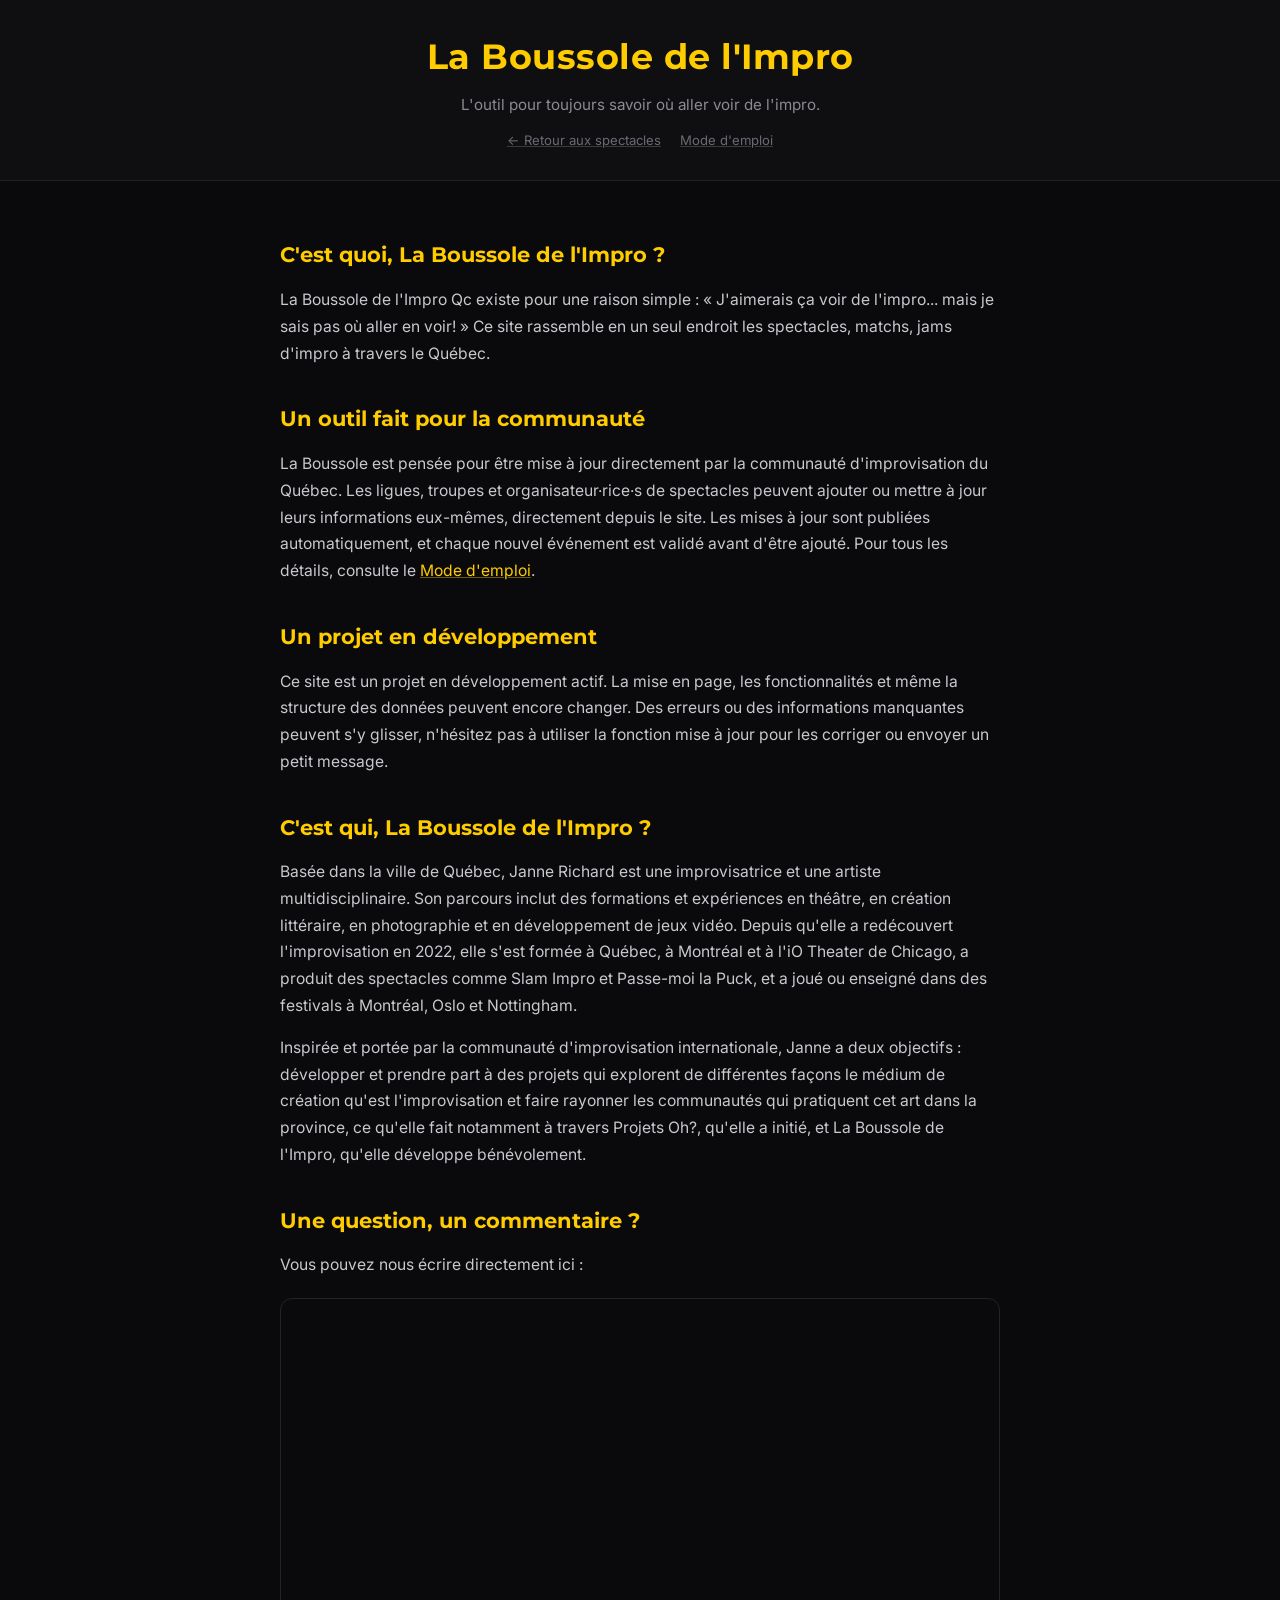
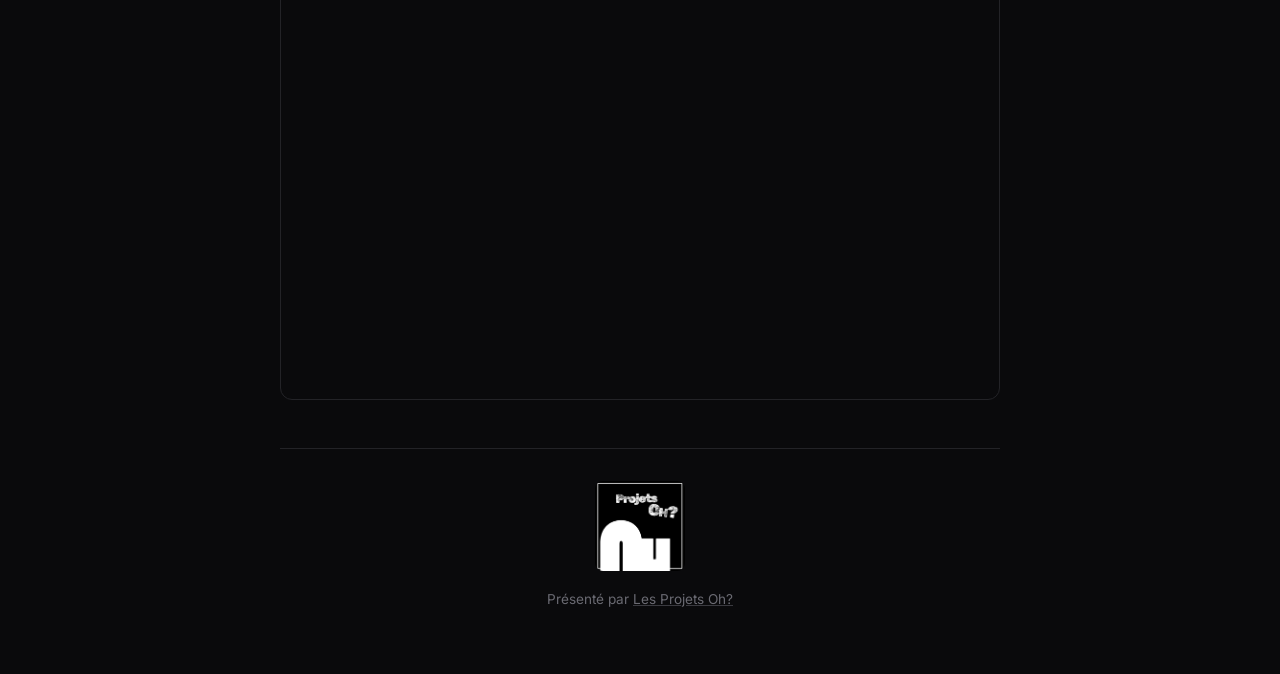
<file: about.html>
<!DOCTYPE html>
<html lang="fr">
<head>
  <meta charset="UTF-8">
  <meta name="viewport" content="width=device-width, initial-scale=1.0">
  <title>À propos - La Boussole de l'Impro Qc</title>
  <link href="https://fonts.googleapis.com/css2?family=Inter:wght@400;600&family=Montserrat:wght@700&display=swap" rel="stylesheet">
  <link rel="icon" href="favicon.png" type="image/png">
  <link rel="stylesheet" href="style.css">
  <link rel="manifest" href="manifest.json">
  <meta name="theme-color" content="#0f0f12">
  <link rel="apple-touch-icon" href="icon-192.png">
  <meta name="apple-mobile-web-app-capable" content="yes">
  <meta name="apple-mobile-web-app-status-bar-style" content="black-translucent">
  <meta name="apple-mobile-web-app-title" content="Boussole">
</head>
<body>
  <header>
    <h1 class="site-title">La Boussole de l'Impro</h1>
    <p class="site-subtitle">L'outil pour toujours savoir où aller voir de l'impro.</p>
    <div class="header-links">
      <a href="index.html" class="about-link">← Retour aux spectacles</a>
      <a href="guide.html" class="about-link">Mode d'emploi</a>
    </div>
  </header>

  <main class="about-page">
    <section class="about-block">
      <h2>C'est quoi, La Boussole de l'Impro ?</h2>
      <p>
        La Boussole de l'Impro Qc existe pour une raison simple : « J'aimerais ça
        voir de l'impro... mais je sais pas où aller en voir! » Ce site rassemble
        en un seul endroit les spectacles, matchs, jams d'impro à travers le
        Québec.
      </p>
    </section>

    <section class="about-block">
      <h2>Un outil fait pour la communauté</h2>
      <p>
        La Boussole est pensée pour être mise à jour directement par la communauté
        d'improvisation du Québec. Les ligues, troupes et organisateur·rice·s de
        spectacles peuvent ajouter ou mettre à jour leurs informations eux-mêmes,
        directement depuis le site. Les mises à jour sont publiées
        automatiquement, et chaque nouvel événement est validé avant d'être
        ajouté. Pour tous les détails, consulte le
        <a href="guide.html">Mode d'emploi</a>.
      </p>
    </section>

    <section class="about-block">
      <h2>Un projet en développement</h2>
      <p>
        Ce site est un projet en développement actif. La mise en page, les
        fonctionnalités et même la structure des données peuvent encore changer.
        Des erreurs ou des informations manquantes peuvent s'y glisser, n'hésitez
        pas à utiliser la fonction mise à jour pour les corriger ou envoyer un
        petit message.
      </p>
    </section>

    <section class="about-block">
      <h2>C'est qui, La Boussole de l'Impro ?</h2>
      <p>
        Basée dans la ville de Québec, Janne Richard est une improvisatrice et
        une artiste multidisciplinaire. Son parcours inclut des formations et
        expériences en théâtre, en création littéraire, en photographie et en
        développement de jeux vidéo. Depuis qu'elle a redécouvert l'improvisation
        en 2022, elle s'est formée à Québec, à Montréal et à l'iO Theater de
        Chicago, a produit des spectacles comme Slam Impro et Passe-moi la Puck,
        et a joué ou enseigné dans des festivals à Montréal, Oslo et Nottingham.
      </p>
      <p>
        Inspirée et portée par la communauté d'improvisation internationale,
        Janne a deux objectifs : développer et prendre part à des projets qui
        explorent de différentes façons le médium de création qu'est
        l'improvisation et faire rayonner les communautés qui pratiquent cet art
        dans la province, ce qu'elle fait notamment à travers Projets Oh?,
        qu'elle a initié, et La Boussole de l'Impro, qu'elle développe
        bénévolement.
      </p>
    </section>

    <section class="about-block contact-block">
      <h2>Une question, un commentaire ?</h2>
      <p>
        Vous pouvez nous écrire directement ici :
      </p>
      <div class="contact-form-wrapper">
        <iframe
          src="https://docs.google.com/forms/d/e/1FAIpQLSf1FTqkFToMShPeipX5-5k5RQrfUoDkGku6AvrFfDZXJ2KNZg/viewform?embedded=true"
          width="100%"
          height="700"
          frameborder="0"
          marginheight="0"
          marginwidth="0">
          Chargement du formulaire…
        </iframe>
      </div>
    </section>

    <footer class="about-signature">
      <img src="ProjetsOh.jpg" alt="Logo Les Projets Oh?" class="signature-logo">
      <p>Présenté par <a href="https://www.facebook.com/profile.php?id=61591695937931" target="_blank" rel="noopener" class="signature-link">Les Projets Oh?</a></p>
    </footer>
  </main>
  <script>
  if ("serviceWorker" in navigator) {
    window.addEventListener("load", () => {
      navigator.serviceWorker.register("sw.js");
    });
  }
</script>
</body>
</html>
</file>
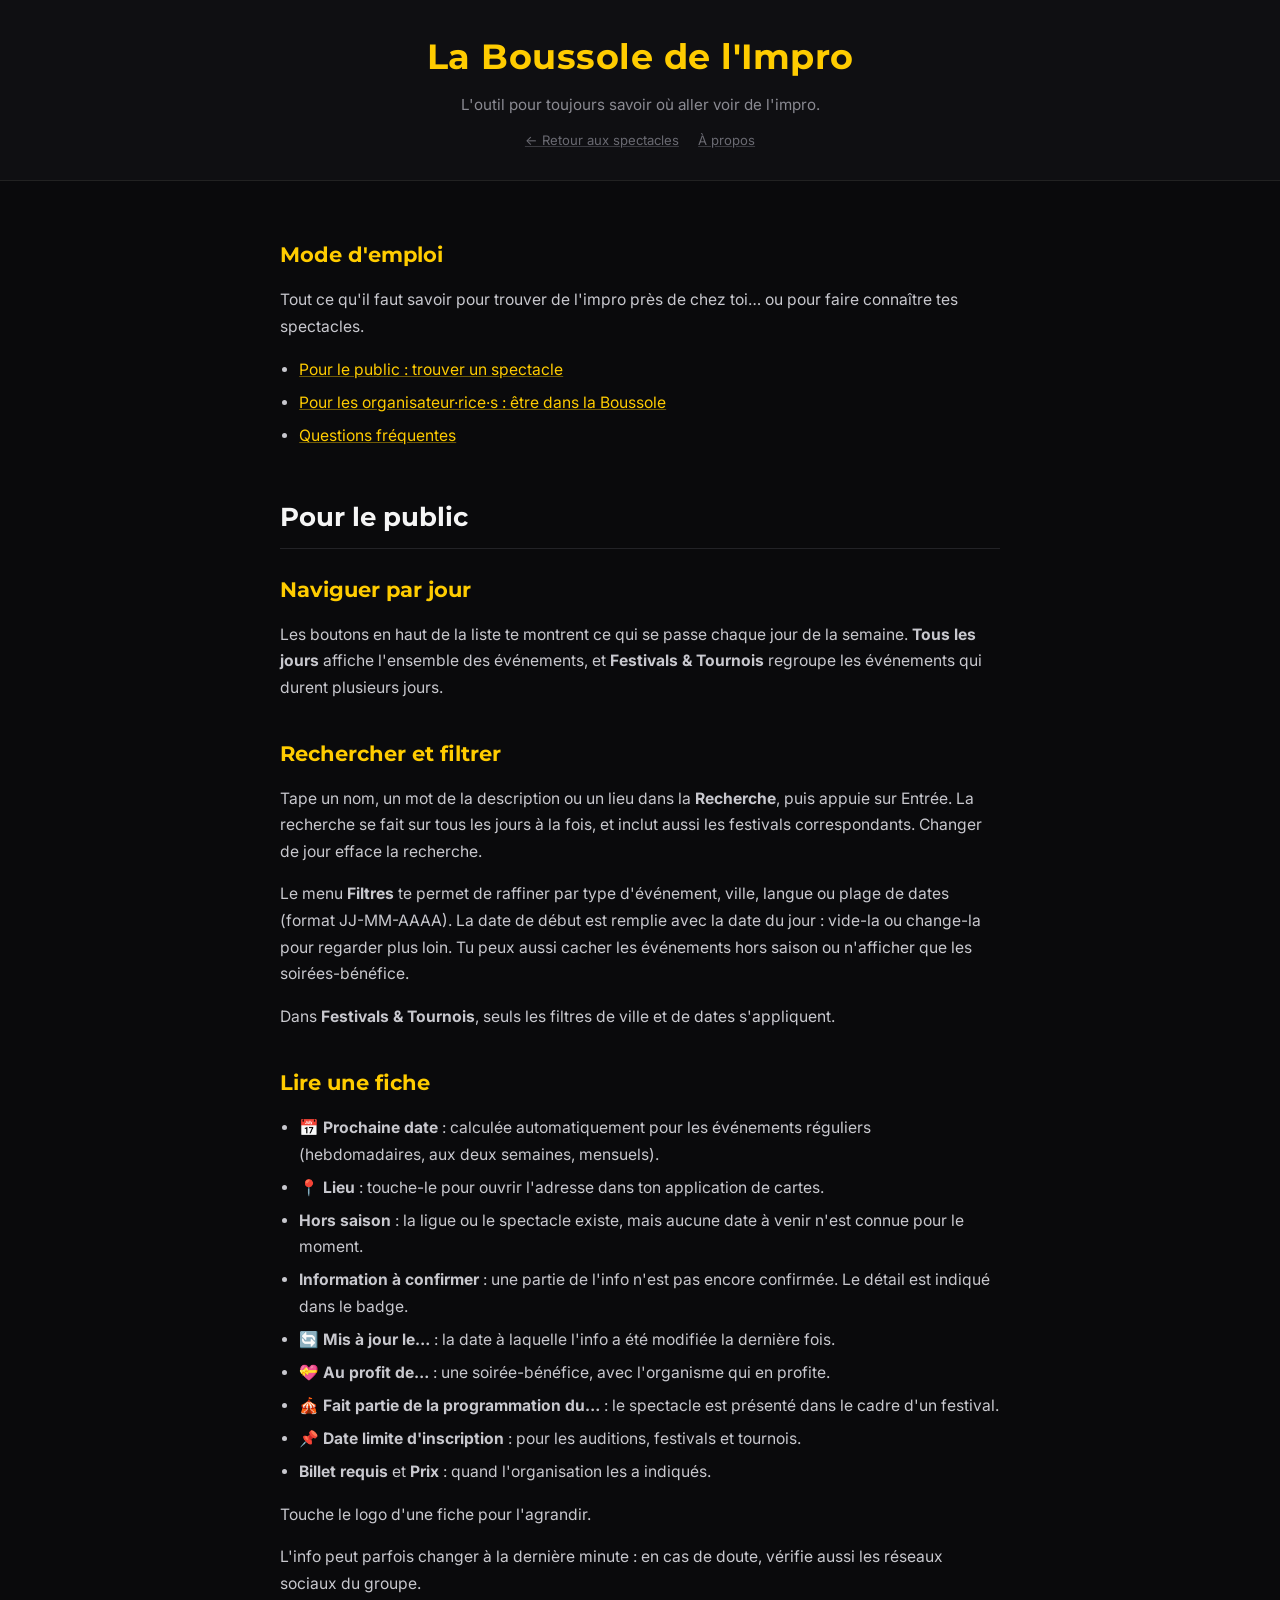
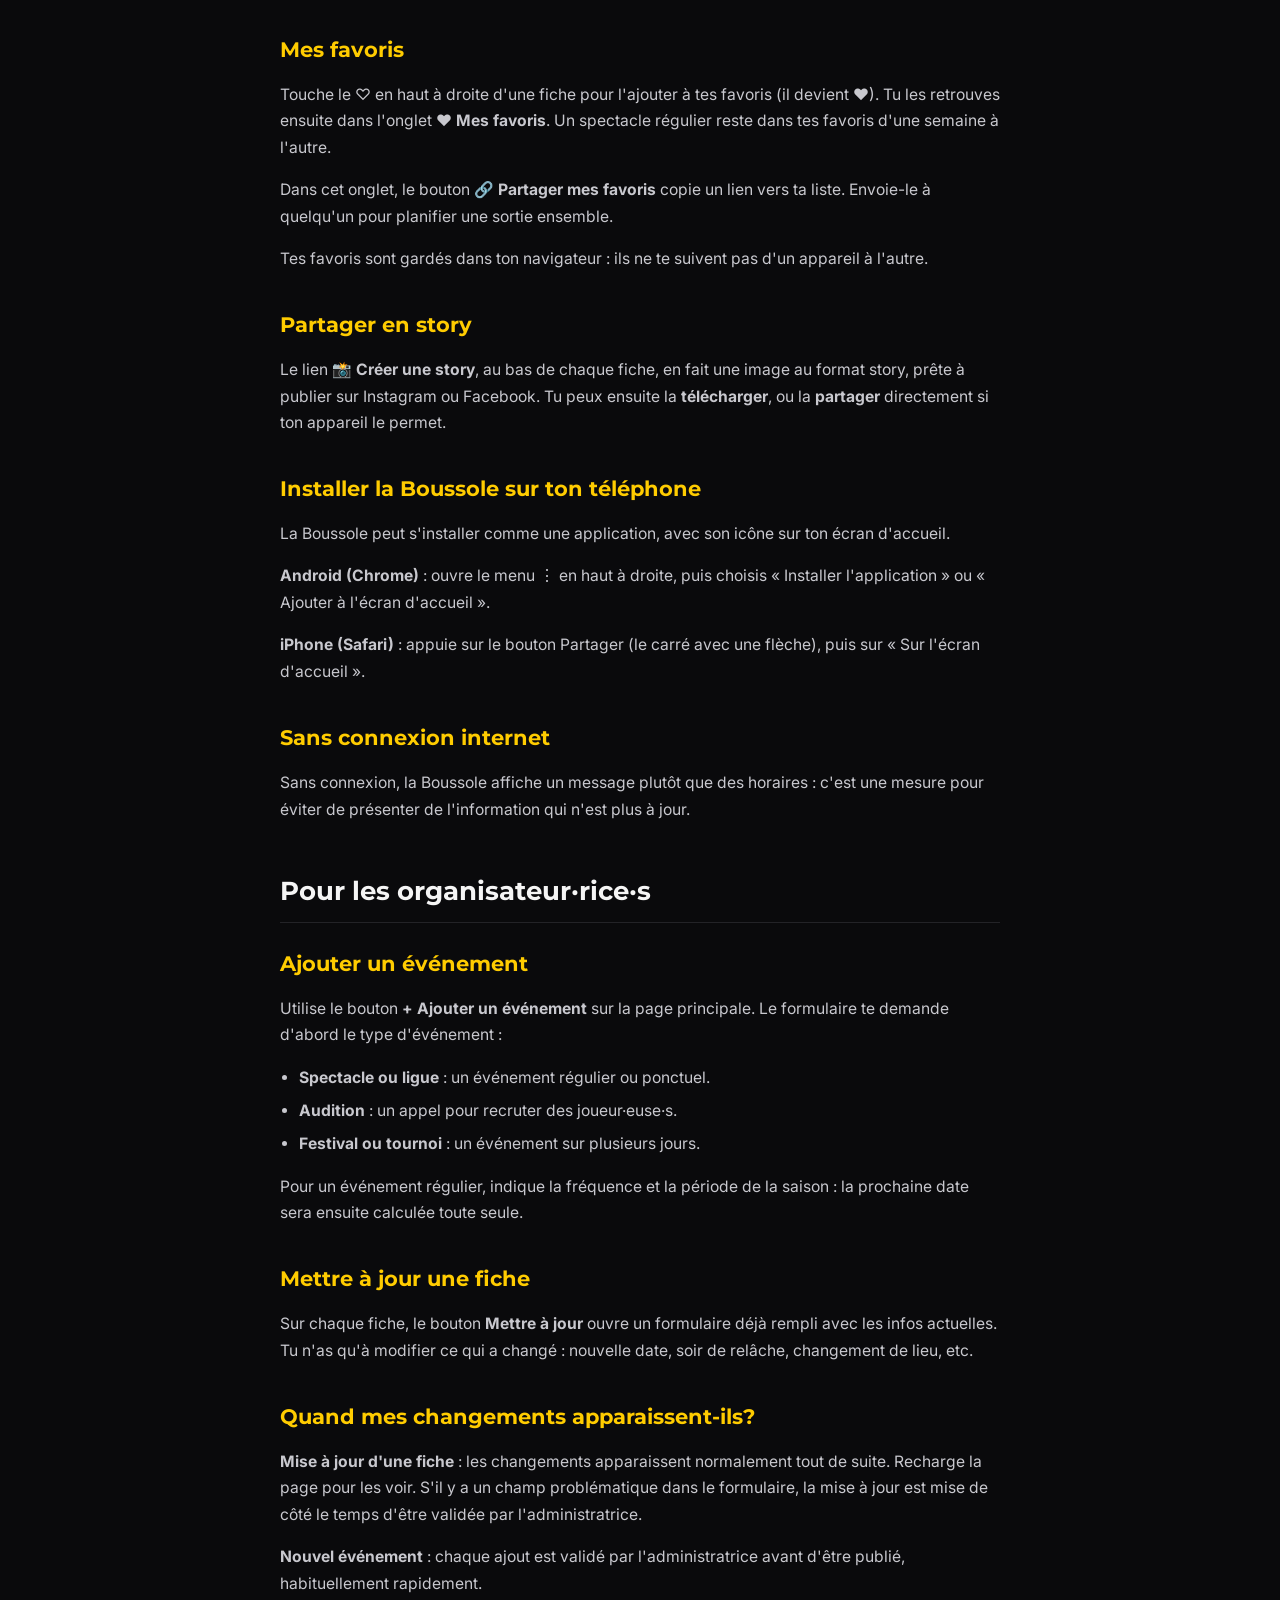
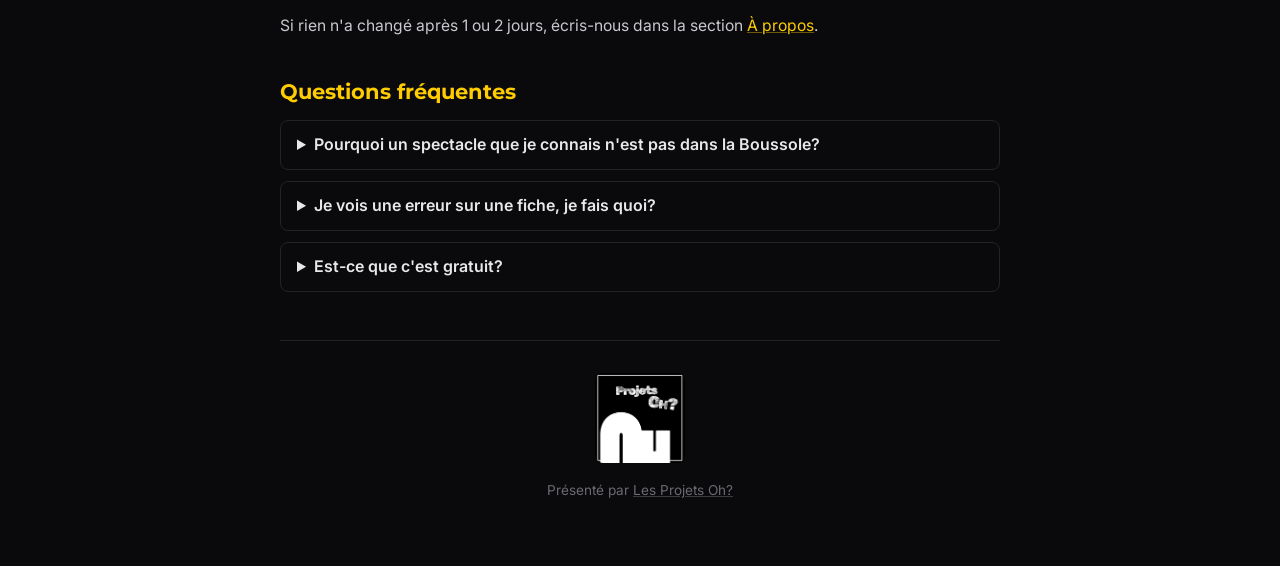
<file: guide.html>
<!DOCTYPE html>
<html lang="fr">
<head>
  <meta charset="UTF-8">
  <meta name="viewport" content="width=device-width, initial-scale=1.0">
  <title>Mode d'emploi - La Boussole de l'Impro Qc</title>
  <meta name="description" content="Comment utiliser La Boussole de l'Impro : trouver un spectacle, filtrer, garder ses favoris, installer l'app et ajouter ou mettre à jour un événement.">
  <link rel="canonical" href="https://boussole.projetsoh.ca/guide.html">
  <link href="https://fonts.googleapis.com/css2?family=Inter:wght@400;600&family=Montserrat:wght@700&display=swap" rel="stylesheet">
  <link rel="icon" href="favicon.png" type="image/png">
  <link rel="stylesheet" href="style.css">
  <link rel="manifest" href="manifest.json">
  <meta name="theme-color" content="#0f0f12">
  <link rel="apple-touch-icon" href="icon-192.png">
  <meta name="apple-mobile-web-app-capable" content="yes">
  <meta name="apple-mobile-web-app-status-bar-style" content="black-translucent">
  <meta name="apple-mobile-web-app-title" content="Boussole">
</head>
<body>
  <header>
    <h1 class="site-title">La Boussole de l'Impro</h1>
    <p class="site-subtitle">L'outil pour toujours savoir où aller voir de l'impro.</p>
    <div class="header-links">
      <a href="index.html" class="about-link">← Retour aux spectacles</a>
      <a href="about.html" class="about-link">À propos</a>
    </div>
  </header>

  <main class="about-page">
    <section class="about-block">
      <h2>Mode d'emploi</h2>
      <p>
        Tout ce qu'il faut savoir pour trouver de l'impro près de chez toi…
        ou pour faire connaître tes spectacles.
      </p>
      <ul>
        <li><a href="#public">Pour le public : trouver un spectacle</a></li>
        <li><a href="#organisateurs">Pour les organisateur·rice·s : être dans la Boussole</a></li>
        <li><a href="#faq">Questions fréquentes</a></li>
      </ul>
    </section>

    <!-- ===================== POUR LE PUBLIC ===================== -->
    <h2 id="public" class="guide-section-title">Pour le public</h2>

    <section class="about-block" id="jours">
      <h2>Naviguer par jour</h2>
      <p>
        Les boutons en haut de la liste te montrent ce qui se passe chaque jour
        de la semaine. <strong>Tous les jours</strong> affiche l'ensemble des
        événements, et <strong>Festivals &amp; Tournois</strong> regroupe les
        événements qui durent plusieurs jours.
      </p>
    </section>

    <section class="about-block" id="recherche">
      <h2>Rechercher et filtrer</h2>
      <p>
        Tape un nom, un mot de la description ou un lieu dans la
        <strong>Recherche</strong>, puis appuie sur Entrée. La recherche se
        fait sur tous les jours à la fois, et inclut aussi les festivals
        correspondants. Changer de jour efface la recherche.
      </p>
      <p>
        Le menu <strong>Filtres</strong> te permet de raffiner par type
        d'événement, ville, langue ou plage de dates (format JJ-MM-AAAA). La
        date de début est remplie avec la date du jour : vide-la ou change-la
        pour regarder plus loin. Tu peux aussi cacher les événements hors
        saison ou n'afficher que les soirées-bénéfice.
      </p>
      <p>
        Dans <strong>Festivals &amp; Tournois</strong>, seuls les filtres de
        ville et de dates s'appliquent.
      </p>
    </section>

    <section class="about-block" id="fiche">
      <h2>Lire une fiche</h2>
      <ul>
        <li><strong>📅 Prochaine date</strong> : calculée automatiquement pour les événements réguliers (hebdomadaires, aux deux semaines, mensuels).</li>
        <li><strong>📍 Lieu</strong> : touche-le pour ouvrir l'adresse dans ton application de cartes.</li>
        <li><strong>Hors saison</strong> : la ligue ou le spectacle existe, mais aucune date à venir n'est connue pour le moment.</li>
        <li><strong>Information à confirmer</strong> : une partie de l'info n'est pas encore confirmée. Le détail est indiqué dans le badge.</li>
        <li><strong>🔄 Mis à jour le…</strong> : la date à laquelle l'info a été modifiée la dernière fois.</li>
        <li><strong>💝 Au profit de…</strong> : une soirée-bénéfice, avec l'organisme qui en profite.</li>
        <li><strong>🎪 Fait partie de la programmation du…</strong> : le spectacle est présenté dans le cadre d'un festival.</li>
        <li><strong>📌 Date limite d'inscription</strong> : pour les auditions, festivals et tournois.</li>
        <li><strong>Billet requis</strong> et <strong>Prix</strong> : quand l'organisation les a indiqués.</li>
      </ul>
      <p>
        Touche le logo d'une fiche pour l'agrandir.
      </p>
      <p>
        L'info peut parfois changer à la dernière minute : en cas de doute,
        vérifie aussi les réseaux sociaux du groupe.
      </p>
    </section>

    <section class="about-block" id="favoris">
      <h2>Mes favoris</h2>
      <p>
        Touche le ♡ en haut à droite d'une fiche pour l'ajouter à tes
        favoris (il devient ♥). Tu les retrouves ensuite dans l'onglet
        <strong>♥ Mes favoris</strong>. Un spectacle régulier reste dans tes
        favoris d'une semaine à l'autre.
      </p>
      <p>
        Dans cet onglet, le bouton <strong>🔗 Partager mes favoris</strong>
        copie un lien vers ta liste. Envoie-le à quelqu'un pour planifier une
        sortie ensemble.
      </p>
      <p>
        Tes favoris sont gardés dans ton navigateur : ils ne te suivent pas
        d'un appareil à l'autre.
      </p>
    </section>

    <section class="about-block" id="story">
      <h2>Partager en story</h2>
      <p>
        Le lien <strong>📸 Créer une story</strong>, au bas de chaque fiche,
        en fait une image au format story, prête à publier sur Instagram ou
        Facebook. Tu peux ensuite la <strong>télécharger</strong>, ou la
        <strong>partager</strong> directement si ton appareil le permet.
      </p>
    </section>

    <section class="about-block" id="installer">
      <h2>Installer la Boussole sur ton téléphone</h2>
      <p>La Boussole peut s'installer comme une application, avec son icône sur ton écran d'accueil.</p>
      <p><strong>Android (Chrome)</strong> : ouvre le menu ⋮ en haut à droite, puis choisis « Installer l'application » ou « Ajouter à l'écran d'accueil ».</p>
      <p><strong>iPhone (Safari)</strong> : appuie sur le bouton Partager (le carré avec une flèche), puis sur « Sur l'écran d'accueil ».</p>
    </section>

    <section class="about-block" id="hors-ligne">
      <h2>Sans connexion internet</h2>
      <p>
        Sans connexion, la Boussole affiche un message plutôt que des horaires :
        c'est une mesure pour éviter de présenter de l'information qui n'est
        plus à jour.
      </p>
    </section>

    <!-- ===================== POUR LES ORGANISATEUR·RICE·S ===================== -->
    <h2 id="organisateurs" class="guide-section-title">Pour les organisateur·rice·s</h2>

    <section class="about-block" id="ajouter">
      <h2>Ajouter un événement</h2>
      <p>
        Utilise le bouton <strong>+ Ajouter un événement</strong> sur la page
        principale. Le formulaire te demande d'abord le type d'événement :
      </p>
      <ul>
        <li><strong>Spectacle ou ligue</strong> : un événement régulier ou ponctuel.</li>
        <li><strong>Audition</strong> : un appel pour recruter des joueur·euse·s.</li>
        <li><strong>Festival ou tournoi</strong> : un événement sur plusieurs jours.</li>
      </ul>
      <p>
        Pour un événement régulier, indique la fréquence et la période de la
        saison : la prochaine date sera ensuite calculée toute seule.
      </p>
    </section>

    <section class="about-block" id="mettre-a-jour">
      <h2>Mettre à jour une fiche</h2>
      <p>
        Sur chaque fiche, le bouton <strong>Mettre à jour</strong> ouvre un
        formulaire déjà rempli avec les infos actuelles. Tu n'as qu'à modifier
        ce qui a changé : nouvelle date, soir de relâche, changement de lieu,
        etc.
      </p>
    </section>

    <section class="about-block" id="delai">
      <h2>Quand mes changements apparaissent-ils?</h2>
        <p>
        <strong>Mise à jour d'une fiche</strong> : les changements apparaissent
        normalement tout de suite. Recharge la page pour les voir. S'il y a un
        champ problématique dans le formulaire, la mise à jour est mise de côté
        le temps d'être validée par l'administratrice.
      </p>
      <p>
        <strong>Nouvel événement</strong> : chaque ajout est validé par l'administratrice
        avant d'être publié, habituellement rapidement.
      </p>
      <p>
        Si rien n'a changé après 1 ou 2 jours, écris-nous dans la section
        <a href="about.html">À propos</a>.
      </p>
    </section>

    <!-- ===================== FAQ ===================== -->
    <section class="about-block" id="faq">
      <h2>Questions fréquentes</h2>

      <details>
        <summary>Pourquoi un spectacle que je connais n'est pas dans la Boussole?</summary>
        <p>
          La Boussole est remplie par la communauté : l'organisation ne l'a
          peut-être pas encore ajouté. N'hésite pas à lui en parler, ou à
          l'ajouter toi-même avec le bouton « + Ajouter un événement ».
        </p>
      </details>

      <details>
        <summary>Je vois une erreur sur une fiche, je fais quoi?</summary>
        <p>
          Utilise le bouton « Mettre à jour » sur la fiche pour proposer la
          correction.
        </p>
      </details>

      <details>
        <summary>Est-ce que c'est gratuit?</summary>
        <p>
          Oui, autant pour consulter que pour ajouter tes événements.
        </p>
      </details>
    </section>

    <footer class="about-signature">
      <img src="ProjetsOh.jpg" alt="Logo Les Projets Oh?" class="signature-logo">
      <p>Présenté par <a href="https://www.facebook.com/profile.php?id=61591695937931" target="_blank" rel="noopener" class="signature-link">Les Projets Oh?</a></p>
    </footer>
  </main>
  <script>
  if ("serviceWorker" in navigator) {
    window.addEventListener("load", () => {
      navigator.serviceWorker.register("sw.js");
    });
  }
</script>
</body>
</html>
</file>
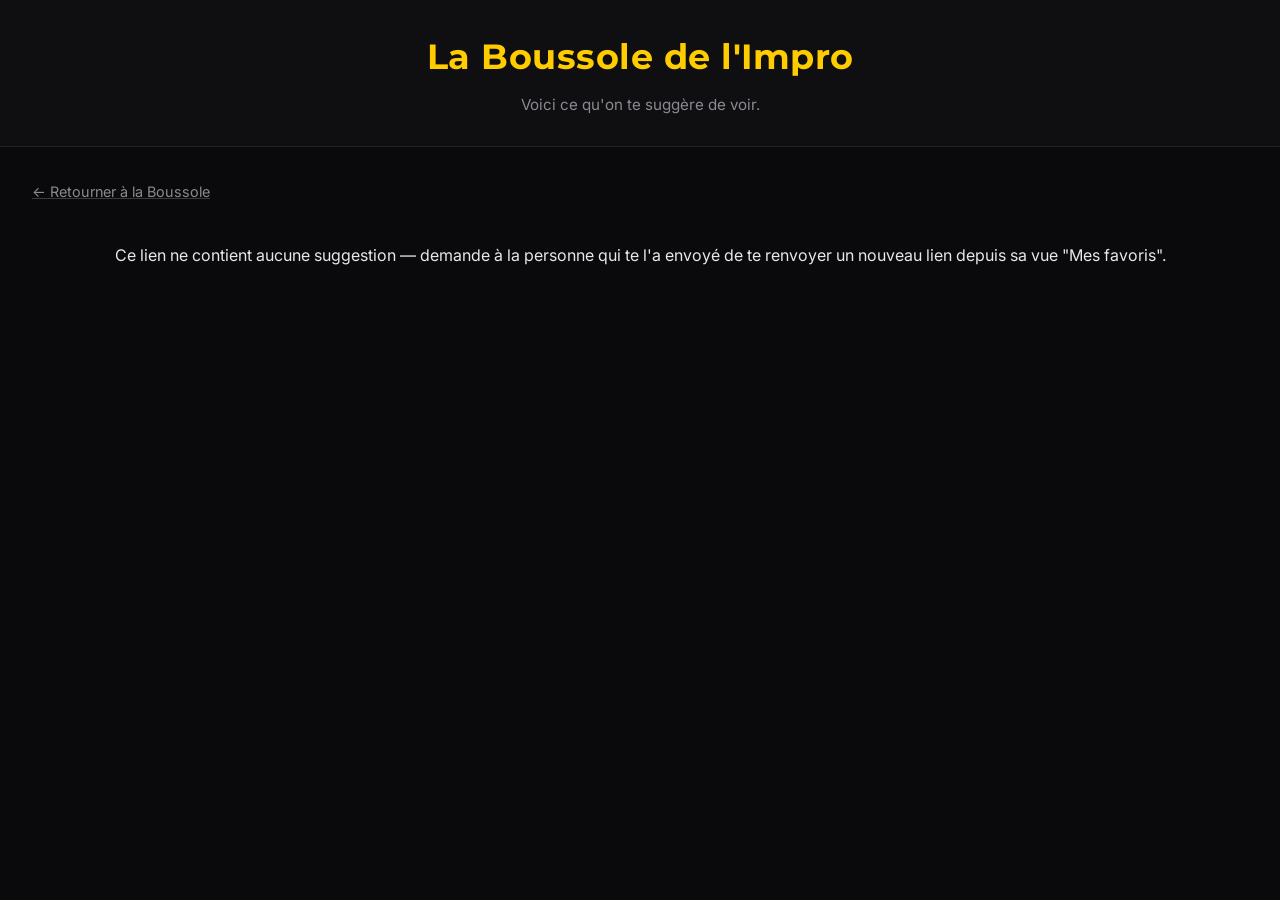
<file: partage.html>
<!DOCTYPE html>
<html lang="fr">
<head>
  <meta charset="UTF-8">
  <meta name="viewport" content="width=device-width, initial-scale=1.0">
  <title>Suggestions partagées - La Boussole de l'Impro</title>
  <meta name="robots" content="noindex, follow">
  <link href="https://fonts.googleapis.com/css2?family=Inter:wght@400;600&family=Montserrat:wght@700&display=swap" rel="stylesheet">
  <link rel="icon" href="favicon.png" type="image/png">
  <link rel="stylesheet" href="style.css">
  <link rel="manifest" href="manifest.json">
  <meta name="theme-color" content="#0f0f12">
  <link rel="apple-touch-icon" href="icon-192.png">
  <meta name="apple-mobile-web-app-capable" content="yes">
  <meta name="apple-mobile-web-app-status-bar-style" content="black-translucent">
  <meta name="apple-mobile-web-app-title" content="Boussole">
</head>
<body data-page="partage">
  <header>
    <h1 class="site-title">La Boussole de l'Impro</h1>
    <p class="site-subtitle">Voici ce qu'on te suggère de voir.</p>
  </header>

  <div class="partage-page">
    <a href="index.html" class="partage-retour">← Retourner à la Boussole</a>
    <div id="partage-events" class="event-grid"></div>
  </div>

  <script src="script.js"></script>
  <script src="partage.js"></script>
  <script>
  if ("serviceWorker" in navigator) {
    window.addEventListener("load", () => {
      navigator.serviceWorker.register("sw.js");
    });
  }
</script>
</body>
</html>
</file>
<file: style.css>
/* ------------------------------
   GLOBAL
------------------------------ */

body {
  background-color: #0a0a0c;
  color: #e8e8ea;
  font-family: 'Inter', sans-serif;
  margin: 0;
  line-height: 1.6;
}

/* ------------------------------
   HEADER
------------------------------ */

header {
  background-color: #0f0f12;
  padding: 1.8rem 2rem;
  border-bottom: 1px solid #222;
  text-align: center;
}

.site-title {
  font-family: 'Montserrat', sans-serif;
  font-size: 2.2rem;
  margin: 0;
  color: #ffcc00;
  font-weight: 700;
  letter-spacing: 0.5px;
}

.site-subtitle {
  font-family: 'Inter', sans-serif;
  font-size: 0.95rem;
  color: #8a8a92;
  margin: 0.5rem 0 0;
  font-weight: 400;
}

.about-link {
  display: inline-block;
  margin-top: 0.8rem;
  font-size: 0.82rem;
  color: #6a6a72;
  text-decoration: underline;
  text-decoration-color: #3a3a40;
}

.about-link:hover {
  color: #ffcc00;
  text-decoration-color: #ffcc00;
}

/* ------------------------------
   BANDEAU "SITE EN DÉVELOPPEMENT"
------------------------------ */

.dev-banner {
  background-color: #2a2410;
  border-bottom: 1px solid #4a3f1a;
  color: #e0c568;
  font-size: 0.85rem;
  text-align: center;
  padding: 0.7rem 1.5rem;
  line-height: 1.5;
}

/* ------------------------------
   PAGE À PROPOS
------------------------------ */

.about-page {
  max-width: 720px;
  margin: 0 auto;
  padding: 2.5rem 2rem 4rem;
}

.about-block {
  margin-bottom: 2.2rem;
}

.about-block h2 {
  font-family: 'Montserrat', sans-serif;
  color: #ffcc00;
  font-size: 1.3rem;
  margin-bottom: 0.7rem;
}

.about-block p {
  color: #c8c8ce;
  line-height: 1.7;
  font-size: 0.98rem;
}

.contact-form-wrapper {
  margin-top: 1.2rem;
  border-radius: 12px;
  overflow: hidden;
  border: 1px solid #232327;
}

.contact-form-wrapper iframe {
  display: block;
  border: none;
}

.about-signature {
  margin-top: 3rem;
  padding-top: 2rem;
  border-top: 1px solid #232327;
  text-align: center;
}

.signature-logo {
  max-width: 90px;
  max-height: 90px;
  object-fit: contain;
  border-radius: 8px;
  margin-bottom: 0.6rem;
}

.about-signature p {
  color: #6a6a72;
  font-size: 0.85rem;
  margin: 0;
}

.about-signature .signature-link {
  color: #6a6a72;
  text-decoration: underline;
  text-decoration-color: #3a3a40;
}

.about-signature .signature-link:hover {
  color: #ffcc00;
  text-decoration-color: #ffcc00;
}

/* ------------------------------
   LIENS DE L'EN-TÊTE
------------------------------ */

.header-links {
  display: flex;
  justify-content: center;
  flex-wrap: wrap;
  gap: 0 1.2rem;
}

/* ------------------------------
   PAGE MODE D'EMPLOI
------------------------------ */

.guide-section-title {
  font-family: 'Montserrat', sans-serif;
  color: #f5f5f5;
  font-size: 1.6rem;
  margin: 3rem 0 1.5rem;
  padding-bottom: 0.6rem;
  border-bottom: 1px solid #232327;
}

.about-block ul {
  padding-left: 1.2rem;
}

.about-block li {
  color: #c8c8ce;
  line-height: 1.7;
  font-size: 0.98rem;
  margin-bottom: 0.4rem;
}

.about-block a {
  color: #ffcc00;
  text-decoration: underline;
  text-decoration-color: #ffcc0066;
}

.about-block a:hover {
  text-decoration-color: #ffcc00;
}

.about-block details {
  border: 1px solid #232327;
  border-radius: 8px;
  padding: 0.7rem 1rem;
  margin-bottom: 0.7rem;
}

.about-block summary {
  cursor: pointer;
  font-weight: 600;
  color: #e8e8ea;
}

.about-block summary:hover,
.about-block details[open] summary {
  color: #ffcc00;
}

.about-block details p {
  margin: 0.6rem 0 0;
}

/* ------------------------------
   PAGE DE PARTAGE (suggestions reçues)
------------------------------ */

.partage-page {
  max-width: 1300px;
  margin: 0 auto;
  padding: 2rem;
}

.partage-retour {
  display: inline-block;
  margin-bottom: 1.5rem;
  font-size: 0.9rem;
  color: #8a8a92;
  text-decoration: underline;
  text-decoration-color: #3a3a40;
}

.partage-retour:hover {
  color: #ffcc00;
  text-decoration-color: #ffcc00;
}

/* ------------------------------
   LAYOUT GÉNÉRAL (sidebar + contenu)
------------------------------ */

.layout {
  display: flex;
  align-items: flex-start;
  gap: 2rem;
  max-width: 1300px;
  margin: 0 auto;
  padding: 2rem;
}

.content {
  flex: 1;
  min-width: 0;
}

/* ------------------------------
   SIDEBAR
------------------------------ */

.sidebar {
  width: 260px;
  flex-shrink: 0;
  display: flex;
  flex-direction: column;
  gap: 1.4rem;
  position: sticky;
  top: 2rem;
}

.add-event-btn {
  display: block;
  text-align: center;
  background-color: transparent;
  color: #ffcc00;
  border: 1px solid #ffcc0066;
  font-weight: 600;
  font-size: 0.9rem;
  padding: 0.65rem 1rem;
  border-radius: 8px;
  text-decoration: none;
  transition: 0.2s;
}

.add-event-btn:hover {
  background-color: #ffcc001a;
  border-color: #ffcc00;
}

.site-stats {
  display: flex;
  flex-direction: column;
  gap: 0.4rem;
  padding: 0.9rem 1rem;
  background-color: #101013;
  border: 1px solid #202024;
  border-radius: 10px;
}

.stat-item {
  font-size: 0.82rem;
  color: #8a8a92;
}

.stat-item strong {
  color: #ffcc00;
  font-size: 1rem;
  font-family: 'Montserrat', sans-serif;
}

.sidebar-cta {
  font-size: 0.82rem;
  color: #8a8a92;
  line-height: 1.5;
  margin: 0;
  padding-top: 0.4rem;
  border-top: 1px solid #202024;
}

.sidebar-cta a {
  color: #ffcc00;
  text-decoration: underline;
  text-decoration-color: #ffcc0066;
}

.sidebar-cta a:hover {
  text-decoration-color: #ffcc00;
}

.sidebar-logo {
  display: block;
  max-width: 90px;
  max-height: 90px;
  object-fit: contain;
  border-radius: 8px;
  margin: 0 auto;
  opacity: 0.85;
}

.filter-group {
  display: flex;
  flex-direction: column;
  gap: 0.4rem;
}

.filter-group label {
  font-size: 0.75rem;
  color: #8a8a92;
  text-transform: uppercase;
  letter-spacing: 0.5px;
  font-weight: 600;
}

.filter-group select,
.filter-group input[type="text"] {
  background-color: #151518;
  color: #d8d8dc;
  border: 1px solid #2a2a2e;
  padding: 0.6rem 0.8rem;
  border-radius: 8px;
  font-size: 0.9rem;
  font-family: 'Inter', sans-serif;
  cursor: pointer;
  width: 100%;
  box-sizing: border-box;
  transition: border-color 0.15s;
}

.filter-group select:hover,
.filter-group input[type="text"]:hover {
  border-color: #ffcc00;
}

.filter-group input[type="text"]:focus {
  outline: none;
  border-color: #ffcc00;
  cursor: text;
}

.date-range-inputs {
  display: flex;
  align-items: center;
  gap: 0.4rem;
}

.date-range-inputs input {
  min-width: 0;
  text-align: center;
  font-variant-numeric: tabular-nums;
}

.date-range-arrow {
  color: #5a5a62;
  font-size: 0.85rem;
  flex-shrink: 0;
}

#filtres-avances {
  border: none;
  margin: 0;
  padding: 0;
}

#filtres-avances summary {
  cursor: pointer;
  list-style: none;
  color: #b0b0b8;
  border: 1px solid #2a2a2e;
  padding: 0.6rem 1rem;
  border-radius: 8px;
  font-size: 0.85rem;
  font-weight: 600;
  transition: 0.2s;
}

#filtres-avances summary::marker,
#filtres-avances summary::-webkit-details-marker {
  display: none;
}

#filtres-avances summary:hover,
#filtres-avances[open] summary {
  border-color: #ffcc00;
  color: #ffcc00;
}

#filtres-avances[open] {
  display: flex;
  flex-direction: column;
  gap: 1.4rem;
}

@media (max-width: 800px) {
  .layout {
    flex-direction: column;
    padding: 1.2rem;
  }

  .sidebar {
    width: 100%;
    position: static;
  }

  .sidebar-logo {
    display: none;
  }
}

@media (min-width: 801px) {
  #filtres-avances {
    display: contents;
  }

  #filtres-avances summary {
    display: none;
  }
}

/* ------------------------------
   NAVIGATION DES JOURS
------------------------------ */

.days-nav {
  display: flex;
  flex-wrap: wrap;
  gap: 0.6rem;
  margin-bottom: 1.5rem;
}

.day-btn {
  background-color: transparent;
  color: #b0b0b8;
  border: 1px solid #2a2a2e;
  padding: 0.6rem 1.3rem;
  border-radius: 20px;
  cursor: pointer;
  font-size: 0.95rem;
  font-weight: 600;
  transition: 0.2s;
}

.day-btn:hover {
  border-color: #ffcc00;
  color: #ffcc00;
}

.day-btn.active {
  background-color: #ffcc00;
  border-color: #ffcc00;
  color: #0a0a0c;
}

.day-btn--festivals:hover {
  border-color: #b388ff;
  color: #b388ff;
}

.day-btn--festivals.active {
  background-color: #b388ff;
  border-color: #b388ff;
  color: #0a0a0c;
}

.day-btn--favoris:hover {
  border-color: #ff6b6b;
  color: #ff6b6b;
}

.day-btn--favoris.active {
  background-color: #ff6b6b;
  border-color: #ff6b6b;
  color: #0a0a0c;
}

/* ------------------------------
   CARTES FESTIVALS & TOURNOIS
------------------------------ */

.festival-card {
  border-color: #2a2440;
}

.festival-card:hover {
  border-color: #b388ff88;
}

.tag.Festival { border-color: #b388ff; color: #b388ff; }
.tag.Tournoi  { border-color: #ff9d4d; color: #ff9d4d; }

.festival-deadline {
  margin-top: 0.9rem;
  padding: 0.6rem 0.8rem;
  background-color: #2a1f10;
  border: 1px solid #4a3a1a;
  border-radius: 8px;
  font-size: 0.82rem;
  color: #e0c568;
}

.festival-deadline strong {
  color: #ffcc00;
}

.festival-badge {
  font-size: 0.78rem;
  color: #b388ff;
  margin: -0.4rem 0 0.8rem;
}

.festival-badge strong {
  color: #cbaaff;
}

.benefice-badge {
  font-size: 0.78rem;
  color: #ff8fab;
  margin: -0.4rem 0 0.8rem;
}

.benefice-badge strong {
  color: #ffb3c6;
}

.benefice-badge a {
  color: inherit;
  text-decoration: underline;
  text-decoration-color: #ff8fab66;
  text-underline-offset: 2px;
}

.benefice-badge a:hover {
  text-decoration-color: #ffb3c6;
}

/* ------------------------------
   CONTENU PRINCIPAL
------------------------------ */

.event-grid {
  display: flex;
  flex-wrap: wrap;
  gap: 1.5rem;
}

/* ------------------------------
   CARTES D'ÉVÉNEMENTS
------------------------------ */

.event-card {
  background-color: #151518;
  border-radius: 14px;
  width: 100%;
  max-width: 340px;
  border: 1px solid #232327;
  overflow: hidden;
  transition: border-color 0.2s, transform 0.2s;
  position: relative;
}

.event-card:hover {
  border-color: #3a3a40;
  transform: translateY(-2px);
}

.event-card--hors-saison {
  background-color: #121214;
  border-color: #2a2a2e;
  opacity: 0.85;
}

.event-card--hors-saison:hover {
  opacity: 1;
}

.event-card-body {
  padding: 1.3rem 1.4rem 1.5rem;
}

.event-card h3 {
  margin-top: 0;
  margin-bottom: 0.8rem;
  font-size: 1.3rem;
  font-family: 'Montserrat', sans-serif;
  color: #f5f5f5;
  line-height: 1.3;
}

.event-description {
  font-size: 0.88rem;
  color: #a8a8b0;
  margin: -0.3rem 0 1rem;
  line-height: 1.5;
}

/* ------------------------------
   LOGO (bannière pleine largeur)
------------------------------ */

.event-logo-wrapper {
  width: 100%;
  height: 140px;
  display: flex;
  align-items: center;
  justify-content: center;
  background-color: #1c1c20;
  overflow: hidden;
}

.event-logo-wrapper img {
  width: 100%;
  height: 100%;
  object-fit: cover;
  cursor: zoom-in;
}

/* ------------------------------
   BOUTON FAVORI (cœur)
------------------------------ */

.favori-btn {
  position: absolute;
  top: 0.7rem;
  right: 0.7rem;
  z-index: 2;
  width: 2rem;
  height: 2rem;
  display: flex;
  align-items: center;
  justify-content: center;
  background-color: rgba(10, 10, 12, 0.55);
  border: none;
  border-radius: 50%;
  font-size: 1.1rem;
  line-height: 1;
  color: #e8e8ea;
  cursor: pointer;
  transition: transform 0.15s, color 0.15s;
}

.favori-btn:hover {
  transform: scale(1.12);
}

.favori-btn--actif {
  color: #ff6b6b;
}

/* ------------------------------
   BARRE "PARTAGER MES FAVORIS"
------------------------------ */

#partage-favoris-bar:not(:empty) {
  margin-bottom: 1.2rem;
}

.partager-favoris-btn {
  background-color: transparent;
  color: #ff6b6b;
  border: 1px solid #ff6b6b66;
  font-weight: 600;
  font-size: 0.9rem;
  padding: 0.6rem 1.2rem;
  border-radius: 20px;
  cursor: pointer;
  transition: 0.2s;
}

.partager-favoris-btn:hover {
  background-color: #ff6b6b1a;
  border-color: #ff6b6b;
}

/* ------------------------------
   BADGES
------------------------------ */

.badges {
  margin-bottom: 0.6rem;
}

.badge {
  display: inline-block;
  padding: 0.25rem 0.65rem;
  border-radius: 20px;
  font-size: 0.72rem;
  font-weight: 600;
  margin-right: 6px;
  letter-spacing: 0.3px;
}

.badge-hors-saison {
  background-color: transparent;
  border: 1px solid #55555c;
  color: #9a9aa2;
}

.badge-a-confirmer {
  background-color: #2a1f10;
  border: 1px solid #e0c568;
  color: #e0c568;
}

/* ------------------------------
   MÉTADONNÉES
------------------------------ */

.meta-list {
  margin: 1rem 0 0;
  padding: 0;
  list-style: none;
}

.meta-list li {
  display: flex;
  align-items: center;
  gap: 0.55rem;
  font-size: 0.9rem;
  color: #b0b0b8;
  margin-bottom: 0.55rem;
}

.meta-list .icon {
  flex-shrink: 0;
  width: 1.1rem;
  text-align: center;
  opacity: 0.8;
}

.meta-list a {
  color: #d8d8dc;
  text-decoration: underline;
  text-decoration-color: #444;
  text-underline-offset: 2px;
}

.meta-list a:hover {
  color: #ffcc00;
  text-decoration-color: #ffcc00;
}

.billet-requis {
  display: inline-block;
  margin-top: 0.9rem;
  font-size: 0.8rem;
  color: #9a9aa2;
}

.billet-requis strong {
  color: #d8d8dc;
}

.social-links {
  margin-top: 1rem;
  padding-top: 0.9rem;
  border-top: 1px solid #232327;
  font-size: 0.82rem;
  display: flex;
  gap: 0.9rem;
}

.social-links a {
  color: #9a9aa2;
  text-decoration: none;
  font-weight: 600;
}

.social-links a:hover {
  color: #ffcc00;
}

.update-link {
  margin-top: 0.7rem;
}

.derniere-maj {
  display: block;
  margin-top: 0.35rem;
  font-size: 0.72rem;
  color: #5a5a62;
}

.update-link a {
  font-size: 0.75rem;
  color: #6a6a72;
  text-decoration: underline;
  text-decoration-color: #3a3a40;
}

.update-link a:hover {
  color: #ffcc00;
  text-decoration-color: #ffcc00;
}

/* ------------------------------
   TAGS (type / ville) — style contour
------------------------------ */

.tags {
  display: flex;
  flex-wrap: wrap;
  gap: 0.4rem;
  margin-bottom: 0.4rem;
}

.tag {
  display: inline-block;
  padding: 0.25rem 0.7rem;
  border-radius: 20px;
  font-size: 0.75rem;
  font-weight: 600;
  border: 1px solid transparent;
  background-color: transparent;
}

.tag.ville {
  border-color: #3a3a40;
  color: #b0b0b8;
}

.tag.Spectacle { border-color: #4caf50; color: #4caf50; }
.tag.Match     { border-color: #ffcc00; color: #ffcc00; }
.tag.Audition  { border-color: #b388ff; color: #b388ff; }
.tag.Jam       { border-color: #ff6ec7; color: #ff6ec7; }
.tag.FR        { border-color: #00bcd4; color: #00bcd4; }
.tag.ENG       { border-color: #ff6b6b; color: #ff6b6b; }

/* ------------------------------
   LIGHTBOX (image plein écran)
------------------------------ */

.lightbox {
  display: none;
  position: fixed;
  inset: 0;
  background-color: rgba(0, 0, 0, 0.9);
  align-items: center;
  justify-content: center;
  z-index: 1000;
  padding: 2rem;
  cursor: zoom-out;
}

.lightbox.open {
  display: flex;
}

.lightbox img {
  max-width: 90%;
  max-height: 90%;
  border-radius: 10px;
  box-shadow: 0 8px 30px rgba(0, 0, 0, 0.5);
  cursor: default;
}

.lightbox-close {
  position: absolute;
  top: 1.2rem;
  right: 1.5rem;
  font-size: 2.2rem;
  color: #f5f5f5;
  cursor: pointer;
  line-height: 1;
  user-select: none;
}

.lightbox-close:hover {
  color: #ffcc00;
}

/* ------------------------------
   EXPORT EN STORY
------------------------------ */

.story-link-btn {
  display: inline-block;
  margin-top: 0.5rem;
  background: none;
  border: none;
  padding: 0;
  font-family: inherit;
  font-size: 0.75rem;
  color: #6a6a72;
  text-decoration: underline;
  text-decoration-color: #3a3a40;
  cursor: pointer;
  transition: 0.2s;
}

.story-link-btn:hover {
  color: #ffcc00;
  text-decoration-color: #ffcc00;
}

.story-link-btn:disabled {
  opacity: 0.6;
  cursor: wait;
}

.story-template {
  position: fixed;
  top: 0;
  left: -9999px;
  width: 540px;
  height: 960px;
  background-color: #0a0a0c;
  display: flex;
  flex-direction: column;
  font-family: 'Inter', sans-serif;
  overflow: hidden;
  box-sizing: border-box;
}

.story-top {
  width: 100%;
  height: 380px;
  background-color: #1c1c20;
  background-size: cover;
  background-position: center;
  overflow: hidden;
  flex-shrink: 0;
}

.story-template--sans-logo .story-body {
  padding-top: 3rem;
  border-top: 8px solid #ffcc00;
}

.story-body {
  flex: 1;
  padding: 2.2rem 2rem 1.8rem;
  display: flex;
  flex-direction: column;
  min-height: 0;
  overflow: hidden;
}

.story-body .tags {
  margin-bottom: 0.7rem;
}

.story-body .tag {
  font-size: 1rem;
  padding: 0.35rem 0.9rem;
}

#story-titre {
  font-family: 'Montserrat', sans-serif;
  font-size: 2.1rem;
  color: #f5f5f5;
  line-height: 1.25;
  margin: 0 0 0.6rem;
  display: -webkit-box;
  -webkit-line-clamp: 2;
  -webkit-box-orient: vertical;
  overflow: hidden;
}

.story-desc {
  font-size: 1.05rem;
  color: #a8a8b0;
  line-height: 1.5;
  margin: 0 0 0.7rem;
  display: -webkit-box;
  -webkit-line-clamp: 4;
  -webkit-box-orient: vertical;
  overflow: hidden;
}

.story-body .meta-list {
  margin-top: 0.3rem;
}

.story-body .meta-list li {
  font-size: 1.1rem;
  color: #e8e8ea;
  margin-bottom: 0.7rem;
}

.story-body .festival-badge,
.story-body .benefice-badge {
  font-size: 1.05rem;
  margin: 0 0 0.7rem;
}

.story-body .festival-deadline {
  font-size: 1rem;
  margin-top: 0.5rem;
}

.story-body .billet-requis {
  font-size: 0.95rem;
  margin-top: 0.7rem;
}

.story-footer {
  margin-top: auto;
  display: flex;
  align-items: center;
  gap: 0.8rem;
  padding: 1.3rem 2rem;
  background-color: #101013;
  border-top: 1px solid #202024;
  flex-shrink: 0;
}

.story-footer-logo {
  width: 46px;
  height: 46px;
  border-radius: 10px;
  object-fit: contain;
}

.story-footer-text strong {
  display: block;
  font-family: 'Montserrat', sans-serif;
  font-size: 0.95rem;
  color: #ffcc00;
}

.story-footer-text span {
  display: block;
  font-size: 0.8rem;
  color: #8a8a92;
}

.story-modal {
  display: none;
  position: fixed;
  inset: 0;
  background-color: rgba(0, 0, 0, 0.85);
  align-items: center;
  justify-content: center;
  z-index: 1000;
  padding: 2rem;
}

.story-modal.open {
  display: flex;
}

.story-modal-content {
  background-color: #151518;
  border: 1px solid #232327;
  border-radius: 14px;
  padding: 1.4rem;
  max-width: 320px;
  width: 100%;
  position: relative;
  text-align: center;
}

#story-preview-img {
  width: 100%;
  border-radius: 10px;
  display: block;
  margin-bottom: 1rem;
}

.story-modal-actions {
  display: flex;
  gap: 0.7rem;
  justify-content: center;
}

.story-modal-actions button {
  flex: 1;
  background-color: transparent;
  color: #ffcc00;
  border: 1px solid #ffcc0066;
  font-weight: 600;
  font-size: 0.9rem;
  padding: 0.65rem 1rem;
  border-radius: 8px;
  cursor: pointer;
  transition: 0.2s;
}

.story-modal-actions button:hover {
  background-color: #ffcc001a;
  border-color: #ffcc00;
}

.story-modal-close {
  position: absolute;
  top: 0.6rem;
  right: 0.9rem;
  font-size: 1.6rem;
  color: #8a8a92;
  cursor: pointer;
  line-height: 1;
}

.story-modal-close:hover {
  color: #ffcc00;
}
</file>
